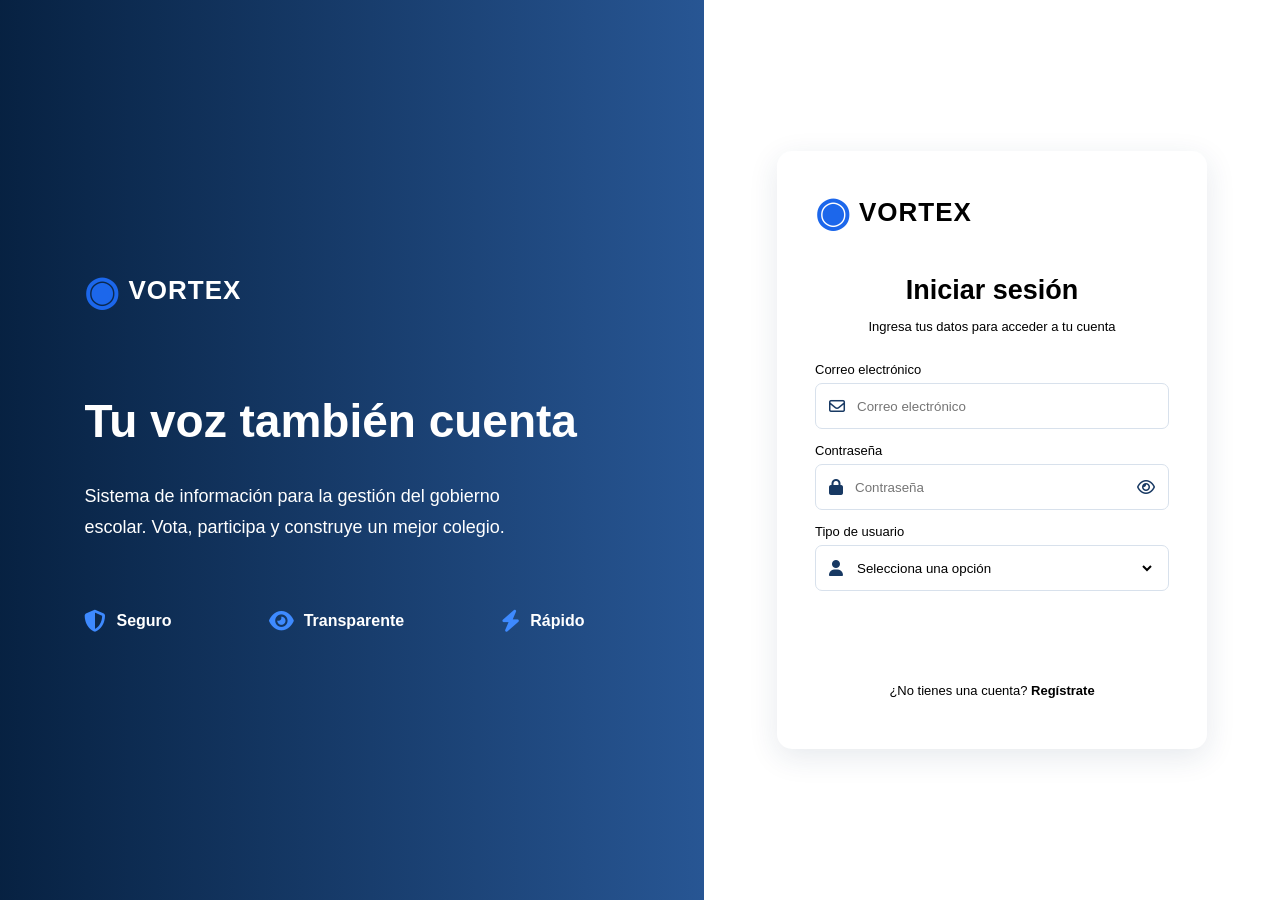
<file: candidatosss/index.html>
<!DOCTYPE html>
<html lang="es">

<head>
    <meta charset="UTF-8">
    <meta name="viewport" content="width=device-width, initial-scale=1.0">

    <title>VORTEX | Gobierno Escolar</title>

    <!-- CSS -->
    <link rel="stylesheet" href="estilos.css">

    <!-- Font Awesome -->
    <link rel="stylesheet"
        href="https://cdnjs.cloudflare.com/ajax/libs/font-awesome/6.5.2/css/all.min.css">
</head>

<body>

    <!-- ==========================================
         INICIO DE SESIÓN
    =========================================== -->

    <section id="loginPage" class="login-page">

        <div class="login-brand">

            <div class="logo">
                <span class="logo-symbol">◉</span>
                VORTEX
            </div>

            <h1>Tu voz también cuenta</h1>

            <p>
                Sistema de información para la gestión del gobierno escolar.
                Vota, participa y construye un mejor colegio.
            </p>

            <div class="login-beneficios">

                <div>
                    <i class="fa-solid fa-shield-halved"></i>
                    <span>Seguro</span>
                </div>

                <div>
                    <i class="fa-solid fa-eye"></i>
                    <span>Transparente</span>
                </div>

                <div>
                    <i class="fa-solid fa-bolt"></i>
                    <span>Rápido</span>
                </div>

            </div>

        </div>


        <!-- TARJETA LOGIN -->

        <div class="login-card">

            <div class="logo logo-azul">
                <span class="logo-symbol">◉</span>
                VORTEX
            </div>

            <h2>Iniciar sesión</h2>

            <p class="texto-ayuda">
                Ingresa tus datos para acceder a tu cuenta
            </p>


            <form id="loginForm">

                <!-- CORREO -->

                <label for="correo">
                    Correo electrónico
                </label>

                <div class="input-box">

                    <i class="fa-regular fa-envelope"></i>

                    <input
                        type="email"
                        id="correo"
                        placeholder="Correo electrónico"
                        autocomplete="email"
                        required
                    >

                </div>


                <!-- CONTRASEÑA -->

                <label for="password">
                    Contraseña
                </label>

                <div class="input-box">

                    <i class="fa-solid fa-lock"></i>

                    <input
                        type="password"
                        id="password"
                        placeholder="Contraseña"
                        autocomplete="current-password"
                        required
                    >

                    <i
                        class="fa-regular fa-eye"
                        id="mostrarPassword"
                        style="cursor:pointer;"
                    ></i>

                </div>


                <!-- TIPO DE USUARIO -->

                <label for="tipoUsuario">
                    Tipo de usuario
                </label>

                <div class="input-box">

                    <i class="fa-solid fa-user"></i>

                    <select id="tipoUsuario" required>

                        <option value="">
                            Selecciona una opción
                        </option>

                        <option value="estudiante">
                            Estudiante
                        </option>

                        <option value="profesor">
                            Profesor
                        </option>

                    </select>

                </div>


                <!-- BOTÓN -->

                <button
                    class="btn-principal"
                    type="submit"
                >
                    Ingresar
                </button>

            </form>


            <!-- MENSAJE LOGIN -->

            <p
                id="mensajeLogin"
                class="mensaje-login"
            ></p>


            <p class="registrarse">

                ¿No tienes una cuenta?

                <a
                    href="#"
                    onclick="mostrarRegistro(); return false;"
                >
                    Regístrate
                </a>

            </p>

        </div>

    </section>


    <!-- ==========================================
         REGISTRO
    =========================================== -->

    <section
        id="registroPage"
        class="login-page oculto"
    >

        <div class="login-brand">

            <div class="logo">
                <span class="logo-symbol">◉</span>
                VORTEX
            </div>

            <h1>Crea tu cuenta</h1>

            <p>
                Regístrate para participar en las elecciones escolares.
            </p>

        </div>


        <div class="login-card">

            <div class="logo logo-azul">
                <span class="logo-symbol">◉</span>
                VORTEX
            </div>

            <h2>Crear cuenta</h2>

            <p class="texto-ayuda">
                Completa la información para registrarte
            </p>


            <form id="registroForm">

                <label>Nombres</label>

                <div class="input-box">

                    <i class="fa-regular fa-user"></i>

                    <input
                        type="text"
                        placeholder="Nombres"
                        required
                    >

                </div>


                <label>Apellidos</label>

                <div class="input-box">

                    <i class="fa-regular fa-user"></i>

                    <input
                        type="text"
                        placeholder="Apellidos"
                        required
                    >

                </div>


                <label>Correo electrónico</label>

                <div class="input-box">

                    <i class="fa-regular fa-envelope"></i>

                    <input
                        type="email"
                        placeholder="Correo electrónico"
                        required
                    >

                </div>


                <label>Curso</label>

                <div class="input-box">

                    <i class="fa-solid fa-school"></i>

                    <select required>

                        <option value="">
                            Selecciona tu curso
                        </option>

                        <option>6°</option>
                        <option>7°</option>
                        <option>8°</option>
                        <option>9°</option>
                        <option>10°</option>
                        <option>11°</option>

                    </select>

                </div>


                <label>Contraseña</label>

                <div class="input-box">

                    <i class="fa-solid fa-lock"></i>

                    <input
                        type="password"
                        placeholder="Contraseña"
                        required
                    >

                </div>


                <button
                    class="btn-principal"
                    type="submit"
                >
                    Registrarse
                </button>

            </form>


            <p class="registrarse">

                ¿Ya tienes una cuenta?

                <a
                    href="#"
                    onclick="mostrarLogin(); return false;"
                >
                    Inicia sesión
                </a>

            </p>

        </div>

    </section>


    <!-- ==========================================
         PANEL DEL ESTUDIANTE
    =========================================== -->

    <section
        id="studentPanel"
        class="app oculto"
    >

        <aside class="sidebar">

            <div class="logo logo-sidebar">

                <span class="logo-symbol">◉</span>
                VORTEX

            </div>


            <div class="user-sidebar">

                <div class="avatar">
                    NN
                </div>

                <div>

                    <strong>
                        Nicolay Nagles
                    </strong>

                    <small>
                        Estudiante
                    </small>

                </div>

            </div>


            <nav class="sidebar-menu">

                <a
                    href="#"
                    class="active"
                    onclick="studentSection('inicioEstudiante', this); return false;"
                >

                    <i class="fa-solid fa-house"></i>

                    Inicio

                </a>


                <a
                    href="#"
                    onclick="studentSection('votarEstudiante', this); return false;"
                >

                    <i class="fa-solid fa-check-to-slot"></i>

                    Votar

                </a>


                <a
                    href="#"
                    onclick="studentSection('propuestasEstudiante', this); return false;"
                >

                    <i class="fa-regular fa-file-lines"></i>

                    Propuestas

                </a>


                <a
                    href="#"
                    onclick="studentSection('perfilEstudiante', this); return false;"
                >

                    <i class="fa-solid fa-user"></i>

                    Perfil

                </a>

            </nav>


            <button
                class="logout"
                onclick="cerrarSesion()"
            >

                <i class="fa-solid fa-right-from-bracket"></i>

                Cerrar sesión

            </button>

        </aside>


        <main class="main-content">

            <header class="topbar">

                <span></span>

                <div class="top-user">

                    <div class="avatar small">
                        NN
                    </div>

                    <span>
                        Hola, Nicolay Nagles
                    </span>

                    <i class="fa-solid fa-chevron-down"></i>

                </div>

            </header>


            <!-- INICIO -->

            <section
                id="inicioEstudiante"
                class="content-section"
            >

                <h1>
                    Bienvenido, Nicolay
                </h1>

                <p class="description">
                    Consulta las propuestas y participa en la elección de personero.
                </p>


                <div class="election-banner">

                    <div class="election-icon">
                        🗳️
                    </div>

                    <div>

                        <h3>
                            Elección de Personero Estudiantil
                        </h3>

                        <p>
                            Tu voto es importante. ¡Participa!
                        </p>

                    </div>

                    <span class="status">
                        En curso
                    </span>

                    <small>
                        Elecciones escolares
                    </small>

                </div>


                <h2 class="section-title">
                    Candidatos
                </h2>


                <div class="candidate-grid">


                    <article class="candidate-card">

                        <span class="candidate-number">
                            #1
                        </span>

                        <div class="candidate-image">
                            👩🏻
                        </div>

                        <h3>
                            Laura García
                        </h3>

                        <p>
                            “Más participación, mejores cambios”
                        </p>

                        <button
                            onclick="studentSection('propuestasEstudiante')"
                        >
                            Ver propuestas
                        </button>

                    </article>


                    <article class="candidate-card">

                        <span class="candidate-number">
                            #2
                        </span>

                        <div class="candidate-image">
                            👨🏻
                        </div>

                        <h3>
                            Daniel Torres
                        </h3>

                        <p>
                            “Escuchar, gestionar, lograr”
                        </p>

                        <button
                            onclick="studentSection('propuestasEstudiante')"
                        >
                            Ver propuestas
                        </button>

                    </article>


                    <article class="candidate-card">

                        <span class="candidate-number">
                            #3
                        </span>

                        <div class="candidate-image">
                            👩🏽
                        </div>

                        <h3>
                            Valentina Ríos
                        </h3>

                        <p>
                            “Un colegio con más opciones”
                        </p>

                        <button
                            onclick="studentSection('propuestasEstudiante')"
                        >
                            Ver propuestas
                        </button>

                    </article>


                </div>


                <button
                    class="btn-principal vote-button"
                    onclick="studentSection('votarEstudiante')"
                >
                    Votar ahora
                </button>

            </section>


            <!-- ==========================================
                 VOTACIÓN
            =========================================== -->

            <section
                id="votarEstudiante"
                class="content-section oculto"
            >

                <h1>
                    Vota por tu candidato
                </h1>

                <p class="description">
                    Selecciona el candidato de tu preferencia.
                </p>


                <form id="voteForm">

                    <div class="vote-grid">


                        <label class="vote-card">

                            <input
                                type="radio"
                                name="candidate"
                                value="Laura García"
                            >

                            <div class="candidate-image">
                                👩🏻
                            </div>

                            <h3>
                                Laura García
                            </h3>

                            <span>
                                #1
                            </span>

                        </label>


                        <label class="vote-card">

                            <input
                                type="radio"
                                name="candidate"
                                value="Daniel Torres"
                            >

                            <div class="candidate-image">
                                👨🏻
                            </div>

                            <h3>
                                Daniel Torres
                            </h3>

                            <span>
                                #2
                            </span>

                        </label>


                        <label class="vote-card">

                            <input
                                type="radio"
                                name="candidate"
                                value="Valentina Ríos"
                            >

                            <div class="candidate-image">
                                👩🏽
                            </div>

                            <h3>
                                Valentina Ríos
                            </h3>

                            <span>
                                #3
                            </span>

                        </label>


                    </div>


                    <button
                        class="btn-principal confirm-vote"
                        type="submit"
                    >
                        Confirmar voto
                    </button>


                    <p class="vote-warning">

                        <i class="fa-solid fa-circle-info"></i>

                        Una vez confirmado, no podrás cambiar tu voto.

                    </p>

                </form>


                <div id="voteMessage"></div>

            </section>


            <!-- ==========================================
                 PROPUESTAS
            =========================================== -->

            <section
                id="propuestasEstudiante"
                class="content-section oculto"
            >

                <h1>
                    Propuestas de los candidatos
                </h1>

                <p class="description">
                    Conoce las ideas de cada candidato.
                </p>


                <div class="proposal-list">


                    <article class="proposal">

                        <div class="candidate-image">
                            👩🏻
                        </div>

                        <div>

                            <h3>
                                Laura García
                            </h3>

                            <p>
                                • Mejorar los espacios deportivos.
                            </p>

                            <p>
                                • Realizar actividades culturales.
                            </p>

                            <p>
                                • Mejorar la comunicación estudiantil.
                            </p>

                        </div>

                    </article>


                    <article class="proposal">

                        <div class="candidate-image">
                            👨🏻
                        </div>

                        <div>

                            <h3>
                                Daniel Torres
                            </h3>

                            <p>
                                • Crear más zonas de estudio.
                            </p>

                            <p>
                                • Apoyar el bienestar emocional.
                            </p>

                            <p>
                                • Mejorar el transporte escolar.
                            </p>

                        </div>

                    </article>


                    <article class="proposal">

                        <div class="candidate-image">
                            👩🏽
                        </div>

                        <div>

                            <h3>
                                Valentina Ríos
                            </h3>

                            <p>
                                • Crear talleres extracurriculares.
                            </p>

                            <p>
                                • Promover el cuidado ambiental.
                            </p>

                            <p>
</file>
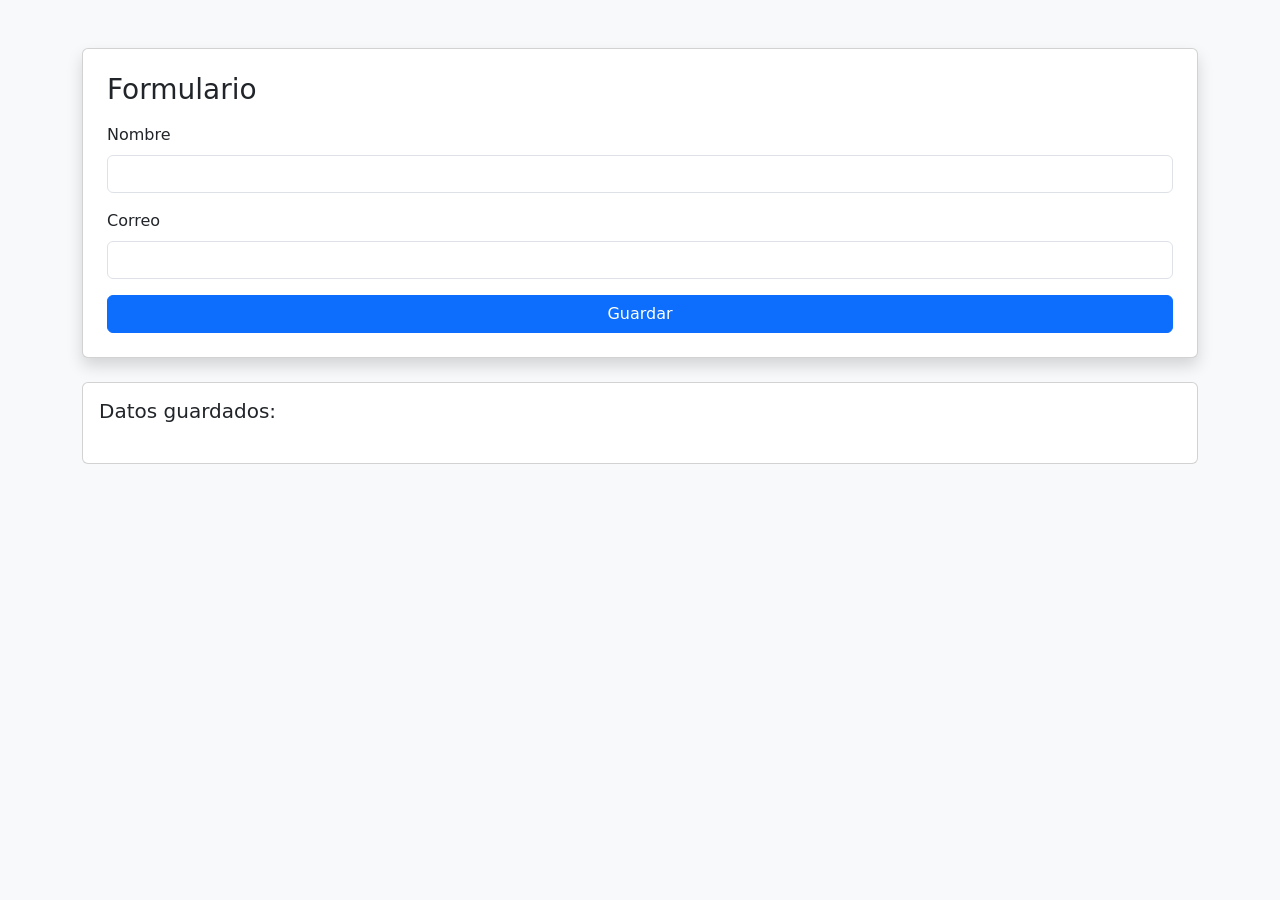
<file: nicolay formulario/index.html>
<!DOCTYPE html>
<html lang="es">
<head>
  <meta charset="UTF-8">
  <title>Guardar Datos</title>

  <!-- Bootstrap -->
  <link href="https://cdn.jsdelivr.net/npm/bootstrap@5.3.0/dist/css/bootstrap.min.css" rel="stylesheet">
</head>

<body class="bg-light">

<div class="container mt-5">
  <div class="card shadow p-4">
    <h3 class="mb-3">Formulario</h3>

    <div class="mb-3">
      <label class="form-label">Nombre</label>
      <input type="text" id="nombre" class="form-control">
    </div>

    <div class="mb-3">
      <label class="form-label">Correo</label>
      <input type="email" id="correo" class="form-control">
    </div>

    <button class="btn btn-primary" onclick="guardarDatos()">
      Guardar
    </button>
  </div>

  <div class="card mt-4 p-3">
    <h5>Datos guardados:</h5>
    <ul id="lista"></ul>
  </div>
</div>

<!-- Enlace al JS -->
<script src="app.js"></script>

</body>
</html>
</file>
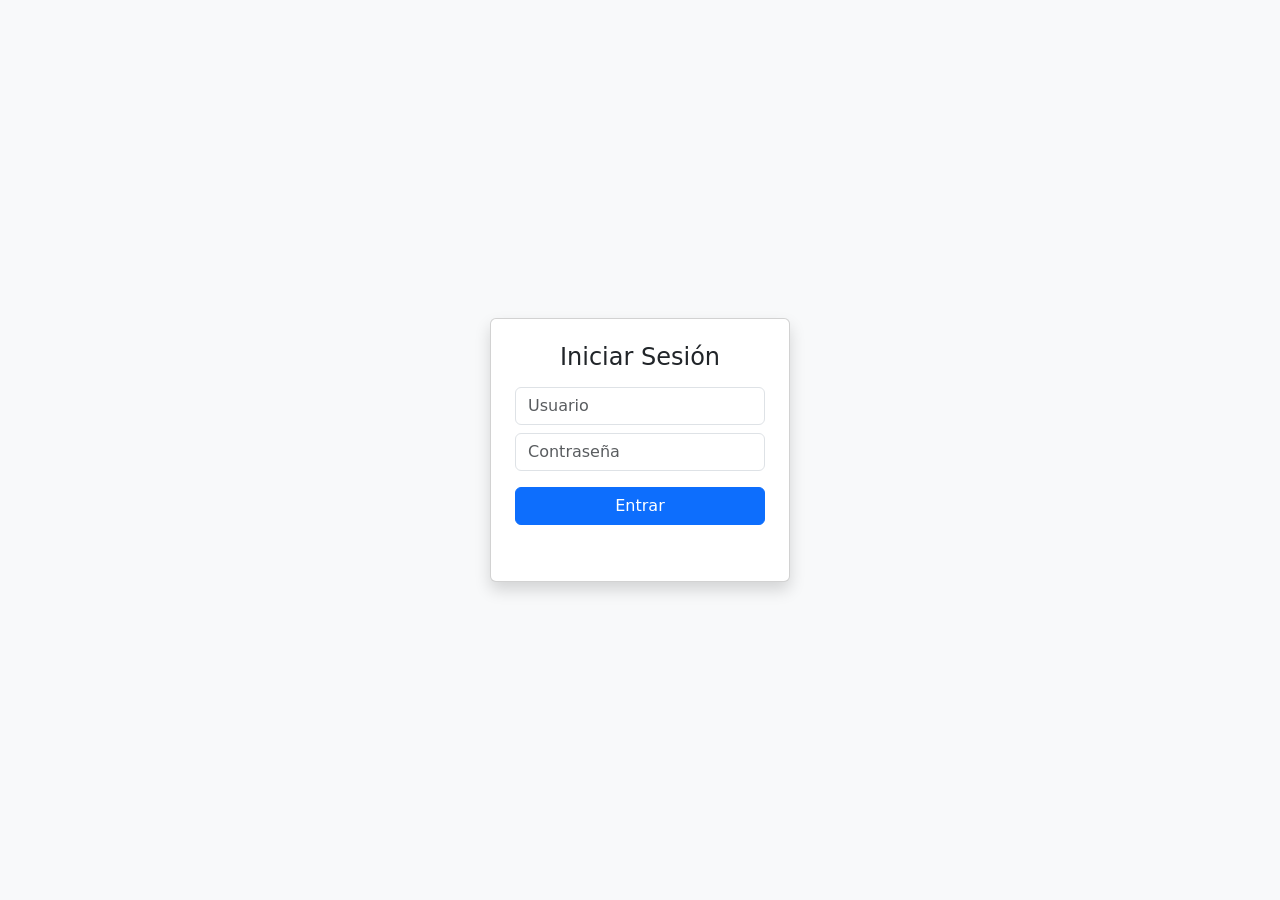
<file: nicolay.x - copia/index.html>
<!DOCTYPE html>
<html lang="es">
<head>
  <meta charset="UTF-8">
  <title>Login</title>

  <!-- Bootstrap -->
  <link href="https://cdn.jsdelivr.net/npm/bootstrap@5.3.0/dist/css/bootstrap.min.css" rel="stylesheet">
</head>

<body class="bg-light d-flex justify-content-center align-items-center vh-100">

<div class="card p-4 shadow" style="width: 300px;">
  <h4 class="text-center mb-3">Iniciar Sesión</h4>

  <input type="text" id="usuario" class="form-control mb-2" placeholder="Usuario">
  <input type="password" id="password" class="form-control mb-3" placeholder="Contraseña">

  <button class="btn btn-primary w-100" onclick="login()">
    Entrar
  </button>

  <p id="mensaje" class="mt-3 text-center"></p>
</div>

<script src="app.js"></script>

</body>
</html>
</file>
<file: candidatosss/estilos.css>
root {
    --azul-oscuro: #031d38;
    --azul-sidebar: #032c50;
    --azul: #1255d9;
    --azul-claro: #edf4ff;
    --gris-fondo: #f4f7fb;
    --texto: #102747;
    --gris-texto: #687991;
    --blanco: #ffffff;
}

* {
    box-sizing: border-box;
}

body {
    margin: 0;
    font-family: Arial, Helvetica, sans-serif;
    color: var(--texto);
    background: var(--gris-fondo);
}

button,
input,
select {
    font-family: inherit;
}

button {
    cursor: pointer;
}

.oculto {
    display: none !important;
}

/* LOGO */

.logo {
    display: flex;
    align-items: center;
    gap: 8px;
    color: white;
    font-size: 26px;
    font-weight: bold;
    letter-spacing: 1px;
}

.logo-symbol {
    color: #1c67eb;
    font-size: 40px;
}

.logo-azul {
    color: var(--azul-oscuro);
}

/* LOGIN */

.login-page {
    min-height: 100vh;
    display: grid;
    grid-template-columns: 1.1fr .9fr;
    background: var(--gris-fondo);
}

.login-brand {
    padding: 80px 12%;
    display: flex;
    flex-direction: column;
    justify-content: center;
    color: white;
    background:
        linear-gradient(
            90deg,
            rgba(2, 29, 62, .98),
            rgba(4, 58, 130, .86)
        ),
        url("https://images.unsplash.com/photo-1562774053-701939374585")
        center/cover;
}

.login-brand h1 {
    margin-top: 80px;
    margin-bottom: 15px;
    font-size: 46px;
}

.login-brand p {
    max-width: 450px;
    font-size: 18px;
    line-height: 1.7;
}

.login-beneficios {
    max-width: 500px;
    margin-top: 50px;
    display: flex;
    justify-content: space-between;
    gap: 25px;
}

.login-beneficios div {
    display: flex;
    align-items: center;
    gap: 10px;
    font-weight: bold;
}

.login-beneficios i {
    color: #3e8aff;
    font-size: 22px;
}

.login-card {
    width: 430px;
    max-width: 90%;
    margin: auto;
    padding: 38px;
    background: white;
    border-radius: 15px;
    box-shadow: 0 8px 30px #17365d1c;
}

.login-card h2 {
    margin-top: 40px;
    margin-bottom: 8px;
    text-align: center;
    font-size: 27px;
}

.texto-ayuda {
    margin-bottom: 28px;
    text-align: center;
    color: var(--gris-texto);
    font-size: 13px;
}

.login-card label {
    display: block;
    margin: 14px 0 6px;
    color: var(--texto);
    font-size: 13px;
}

.input-box {
    height: 46px;
    padding: 0 13px;
    display: flex;
    align-items: center;
    gap: 10px;
    border: 1px solid #d8e1ec;
    border-radius: 7px;
}

.input-box i {
    color: #183963;
}

.input-box input,
.input-box select {
    width: 100%;
    height: 100%;
    outline: none;
    border: none;
    color: var(--texto);
    background: transparent;
}

.btn-principal {
    width: 100%;
    margin-top: 24px;
    padding: 14px;
    border: none;
    border-radius: 7px;
    color: white;
    background-color: var(--azul);
    font-weight: bold;
}

.btn-principal:hover {
    background-color: #0b3fa9;
}

.registrarse {
    margin-top: 25px;
    text-align: center;
    color: var(--gris-texto);
    font-size: 13px;
}

.registrarse a {
    color: var(--azul);
    font-weight: bold;
    text-decoration: none;
}

.mensaje-login {
    text-align: center;
    color: #bb2638;
    font-size: 13px;
}


.app {
    min-height: 100vh;
    display: flex;
}

.sidebar {
    width: 235px;
    min-height: 100vh;
    padding: 25px 15px;
    display: flex;
    flex-direction: column;
    background: linear-gradient(180deg, #032c50, #001d37);
}

.logo-sidebar {
    margin-bottom: 35px;
}

.user-sidebar {
    padding: 15px 8px;
    display: flex;
    align-items: center;
    gap: 10px;
    color: white;
    border-bottom: 1px solid #ffffff24;
}

.user-sidebar small {
    display: block;
    margin-top: 4px;
    color: #adc0d5;
    font-size: 11px;
}

.avatar {
    width: 38px;
    height: 38px;
    display: flex;
    align-items: center;
    justify-content: center;
    border-radius: 50%;
    color: var(--azul-oscuro);
    background: white;
    font-weight: bold;
}

.avatar.small {
    width: 30px;
    height: 30px;
    font-size: 11px;
}

.avatar.large {
    width: 90px;
    height: 90px;
    margin: auto;
    font-size: 25px;
}

.sidebar-menu {
    margin-top: 25px;
}

.sidebar-menu a,
.logout {
    width: 100%;
    padding: 14px 10px;
    display: flex;
    align-items: center;
    gap: 13px;
    border: none;
    border-radius: 6px;
    color: white;
    background: transparent;
    text-decoration: none;
    font-size: 13px;
}

.sidebar-menu a:hover,
.sidebar-menu a.active {
    background: var(--azul);
}

.logout {
    margin-top: auto;
}

.main-content {
    width: calc(100% - 235px);
}

.topbar {
    height: 63px;
    padding: 0 35px;
    display: flex;
    align-items: center;
    justify-content: space-between;
    background: white;
    border-bottom: 1px solid #e1e7ef;
}

.top-user {
    display: flex;
    align-items: center;
    gap: 10px;
    color: var(--texto);
    font-size: 13px;
}

.content-section {
    max-width: 1100px;
    margin: auto;
    padding: 40px;
}

.content-section h1 {
    margin-bottom: 7px;
    font-size: 28px;
}

.description {
    color: var(--gris-texto);
    font-size: 14px;
}

.election-banner {
    margin: 26px 0 32px;
    padding: 18px;
    display: flex;
    align-items: center;
    gap: 18px;
    border: 1px solid #cadcf9;
    border-radius: 9px;
    background: var(--azul-claro);
}

.election-icon {
    font-size: 40px;
}

.election-banner h3,
.election-banner p {
    margin: 5px 0;
}

.election-banner p,
.election-banner small {
    color: var(--gris-texto);
}

.status {
    margin-left: auto;
    padding: 7px 14px;
    border-radius: 20px;
    color: white;
    background: #13c895;
    font-size: 11px;
}

.section-title {
    font-size: 20px;
}

.candidate-grid,
.vote-grid {
    display: grid;
    grid-template-columns: repeat(3, 1fr);
    gap: 18px;
}

.candidate-card,
.vote-card {
    position: relative;
    padding: 22px;
    text-align: center;
    border: 1px solid #dce5ef;
    border-radius: 9px;
    background: white;
    transition: .3s;
}

.candidate-card:hover,
.vote-card:hover {
    transform: translateY(-5px);
    box-shadow: 0 8px 20px #1b579b19;
}

.candidate-number {
    position: absolute;
    top: 12px;
    right: 12px;
    padding: 5px 8px;
    color: var(--azul);
    border-radius: 15px;
    background: var(--azul-claro);
    font-size: 12px;
    font-weight: bold;
}

.candidate-image {
    width: 75px;
    height: 75px;
    margin: auto;
    display: flex;
    align-items: center;
    justify-content: center;
    border-radius: 50%;
    background: #e6edf7;
    font-size: 43px;
}

.candidate-card h3,
.vote-card h3 {
    font-size: 16px;
}

.candidate-card p {
    min-height: 37px;
    color: var(--gris-texto);
    font-size: 12px;
}

.candidate-card button {
    width: 100%;
    padding: 9px;
    border: none;
    border-radius: 5px;
    color: white;
    background: var(--azul);
}

.vote-card {
    cursor: pointer;
}

.vote-card input {
    accent-color: var(--azul);
}

.vote-card:has(input:checked) {
    border: 2px solid var(--azul);
    background: #f1f6ff;
}

.vote-card span {
    color: var(--azul);
    font-weight: bold;
}

.vote-button {
    width: 220px;
    display: block;
    margin: 30px auto;
}

.confirm-vote {
    margin-top: 25px;
}

.vote-warning {
    text-align: center;
    color: var(--gris-texto);
    font-size: 12px;
}

.proposal-list {
    display: flex;
    flex-direction: column;
    gap: 15px;
}

.proposal {
    padding: 20px;
    display: flex;
    align-items: center;
    gap: 25px;
    border-radius: 9px;
    background: white;
}

.proposal h3 {
    margin-top: 0;
}

.proposal p {
    color: var(--gris-texto);
    font-size: 14px;
}

.profile-card {
    max-width: 400px;
    padding: 35px;
    text-align: center;
    background: white;
    border-radius: 10px;
}

.results-card {
    max-width: 800px;
    margin-top: 30px;
    padding: 30px;
    background: white;
    border-radius: 12px;
    box-shadow: 0 5px 18px #1d487b12;
}

.result-row {
    margin-bottom: 25px;
}

.result-title {
    display: flex;
    justify-content: space-between;
    margin-bottom: 8px;
    font-size: 14px;
}

.progress {
    height: 25px;
    overflow: hidden;
    border-radius: 20px;
    background: #e3eaf3;
}

.progress div {
    width: 0%;
    height: 100%;
    border-radius: 20px;
    background: var(--azul);
    transition: width .5s;
}

.total-votes {
    padding-top: 20px;
    border-top: 1px solid #e2e8f0;
    text-align: right;
}

.success-message {
    margin-top: 22px;
    padding: 15px;
    text-align: center;
    color: #087345;
    border-radius: 8px;
    background: #d9f8e9;
}

.error-message {
    margin-top: 22px;
    padding: 15px;
    text-align: center;
    color: #8b1d2c;
    border-radius: 8px;
    background: #fbdde1;
}

/* RESPONSIVE */

@media (max-width: 900px) {
    .login-page {
        grid-template-columns: 1fr;
    }

    .login-brand {
        min-height: 350px;
        padding: 45px 10%;
    }

    .login-brand h1 {
        margin-top: 35px;
    }

    .login-beneficios {
        margin-top: 25px;
    }
}

@media (max-width: 700px) {
    .sidebar {
        width: 70px;
        padding: 18px 8px;
    }

    .logo-sidebar {
        justify-content: center;
        font-size: 0;
    }

    .user-sidebar div:last-child,
    .sidebar-menu a,
    .logout {
        font-size: 0;
    }

    .sidebar-menu a,
    .logout {
        justify-content: center;
    }

    .sidebar-menu i,
    .logout i {
        font-size: 17px;
    }

    .main-content {
        width: calc(100% - 70px);
    }

    .content-section {
        padding: 25px 15px;
    }

    .candidate-grid,
    .vote-grid {
        grid-template-columns: 1fr;
    }

    .election-banner {
        flex-wrap: wrap;
    }

    .status {
        margin-left: 0;
    }
}
</file>
